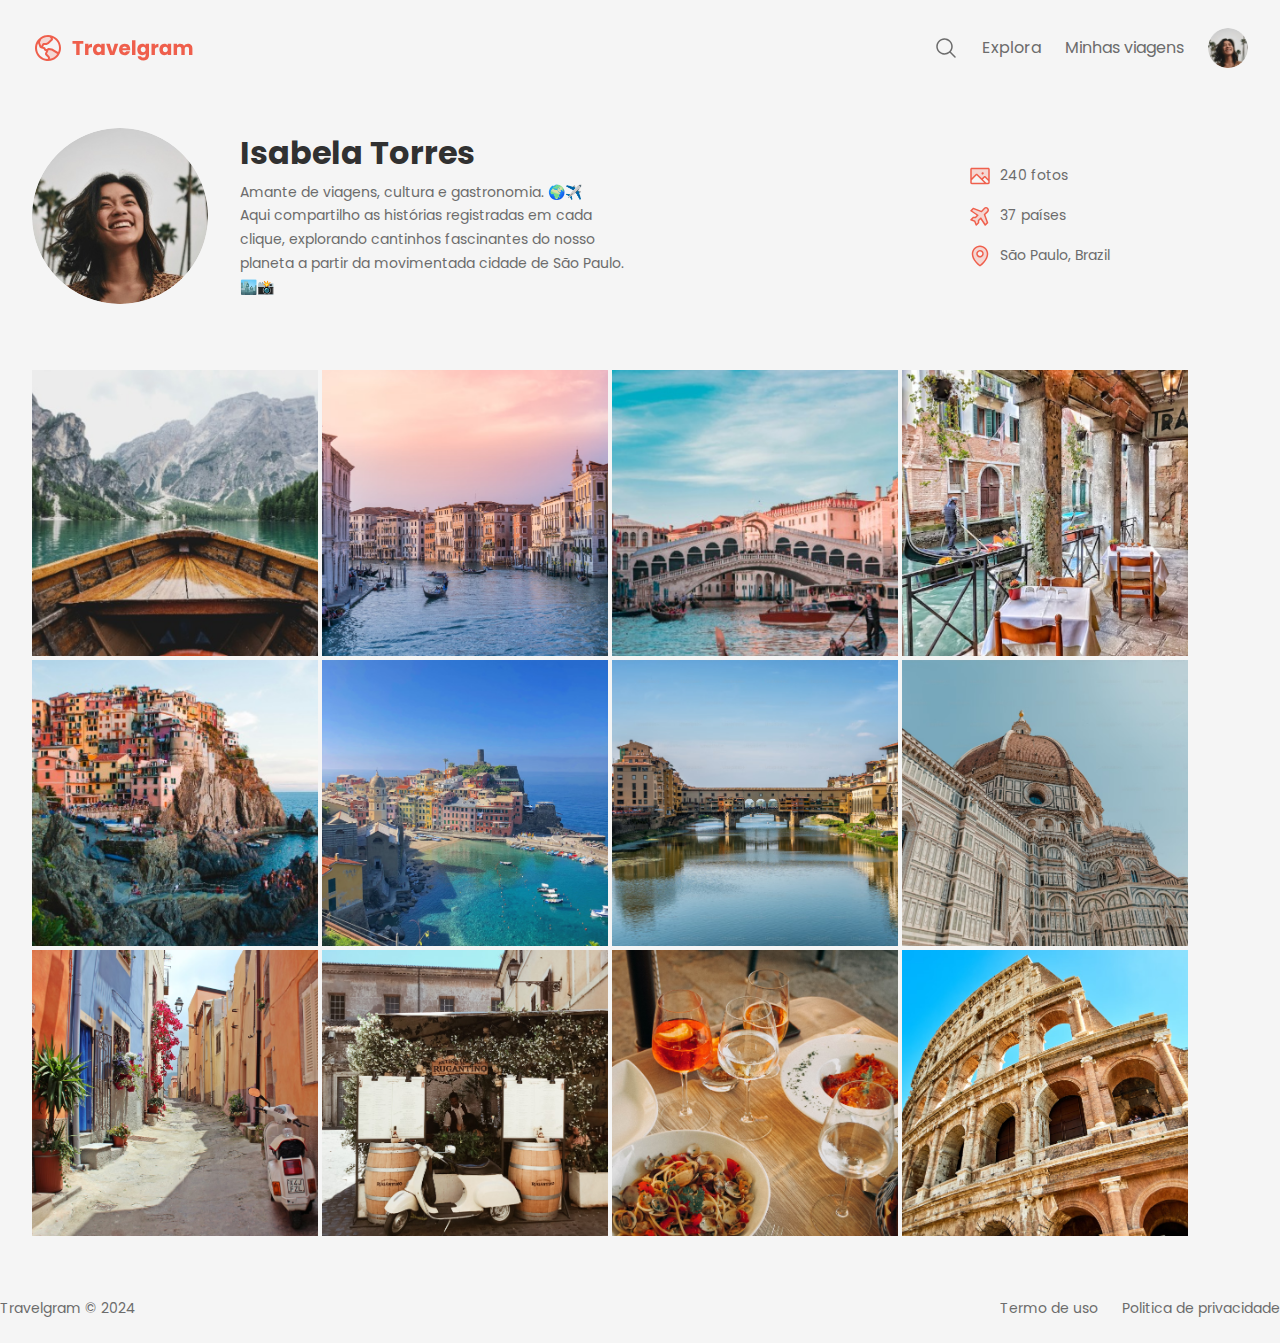
<file: p/Projeto-Travelgram/index.html>
<!DOCTYPE html>
<html lang="en">
<head>
    <link rel="preconnect" href="https://fonts.googleapis.com">
    <link rel="preconnect" href="https://fonts.gstatic.com" crossorigin>
    

    <meta charset="UTF-8">
    <meta name="viewport" content="width=device-width, initial-scale=1.0">
    <title>Document</title>
    <link rel="stylesheet" href="../Projeto-Travelgram/style.css">
    <title>Travelgam | Perfil de viagens</title>

    <link href="https://fonts.googleapis.com/css2?family=Poppins:wght@400;700&display=swap" rel="stylesheet">
</head>
<body>
    <div class="bg-surface-color">
        <nav class="container">
            <a href="" id="logo">
                <img src="./assets/Logo.svg" alt="Logomarca">   
            </a>

            <ul id="primery-menu">
                <li>
                    <a>
                        <img src="assets/icons/MagnifyingGlass.svg" alt="ícone de lupa">
                    </a>
                </li>

                <li><a href="#">Explora</a></li>
                <li><a href="#">Minhas viagens</a></li>
                
                <li>
                    <a href="#">
                        <img src="./assets/Profile pic.png">
                    </a>
                </li>
            </ul>
        </nav>

        <header>
            <div class="container">
                <div id="profile">
                   <img src="./assets/Profile pic.png" alt="Imagerm de Isabela Torres"> 
                    <div>
                        <h1>Isabela Torres</h1>
                        <p>
                            Amante de viagens, cultura e gastronomia. 🌍✈️ <br>
                            Aqui compartilho as histórias registradas em cada clique, explorando cantinhos fascinantes do nosso planeta a partir da movimentada cidade de São Paulo. 🏙️📸        
                        </p>
                    </div>

                </div>
                <ul id="info">
                    <li>
                        <img src="assets/icons/MapPin.svg" alt="Icone de localizacao">
                        <span>São Paulo, Brazil</span>
                    </li>
                    <li>
                        <img src="assets/icons/AirplaneTilt.svg" alt="Icone de aviao">
                        <span>37 países</span>
                    </li>
                    <li>
                        <img src="assets/icons/Image.svg" alt="Icone de foto">
                        <span>240 fotos</span>
                    </li>
                </ul>
            </div>
        </header>
        <main>
            <div class="container">
                <div>
                    <img src="./assets/imagens/Image 01.png" alt="">
                    <img src="./assets/imagens/Image 02.png" alt="">
                    <img src="./assets/imagens/Image 03.png" alt="">
                    <img src="./assets/imagens/Image 04.png" alt="">
                    <img src="./assets/imagens/Image 05.png" alt="">
                    <img src="./assets/imagens/Image 06.png" alt="">
                    <img src="./assets/imagens/Image 07.png" alt="">
                    <img src="./assets/imagens/Image 08.png" alt="">
                    <img src="./assets/imagens/Image 09.png" alt="">
                    <img src="./assets/imagens/Image 10.png" alt="">
                    <img src="./assets/imagens/Image 11.png" alt="">
                    <img src="./assets/imagens/Image 12.png" alt="">
                </div>
            </div>
        </main>
        <footer>
            <span>
                Travelgram &copy; 2024
            </span>

            <span>
                Termo de uso
            </span>

            <span>
                Politica de privacidade
            </span>
        </footer>
   </div>
</body>
</html>
</file>
<file: p/Projeto-Travelgram/style.css>
@import url(global.css);
@import url(nav.css);
@import url(header.css);
@import url(main.css);
@import url(foorter.css);
</file>
<file: Projeto-Travelgram/style/style.css>
@import url(global.css);
@import url(nav.css);
@import url(header.css);
@import url(main.css);
@import url(foorter.css);
</file>
